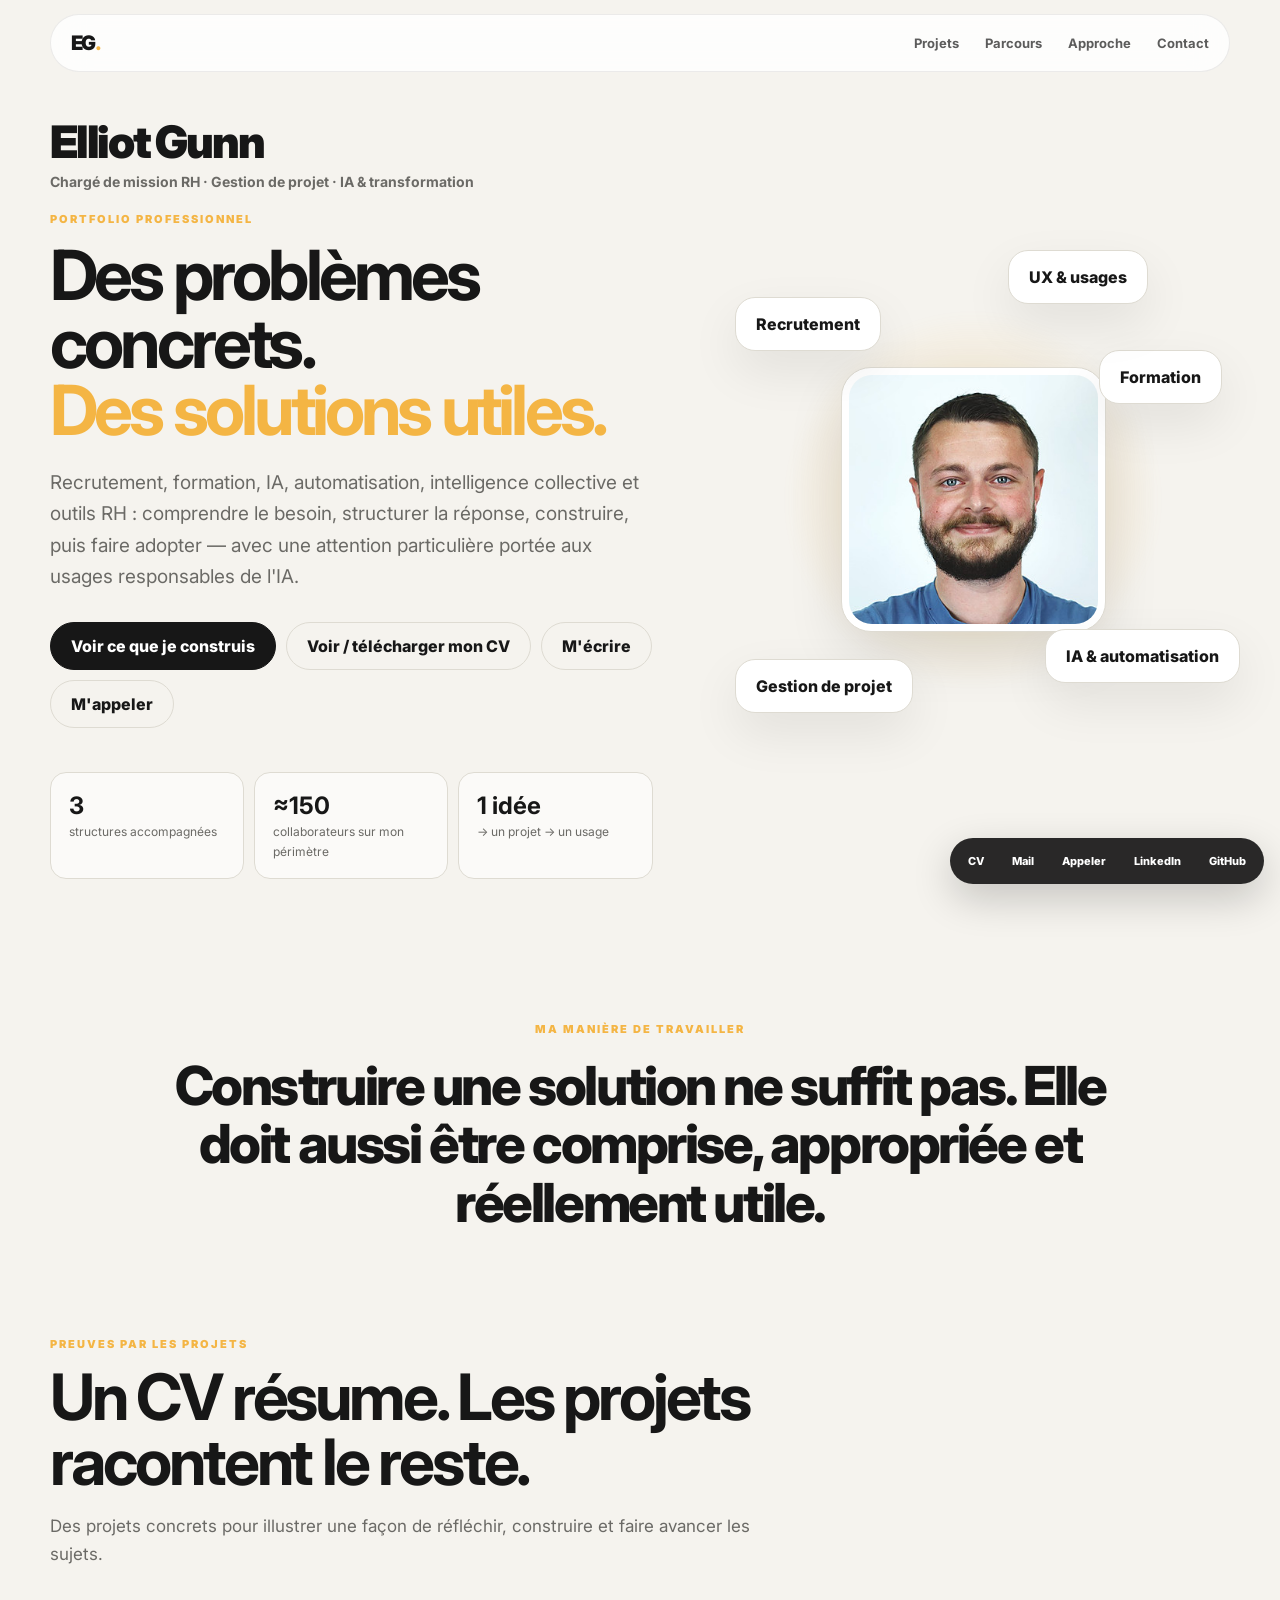
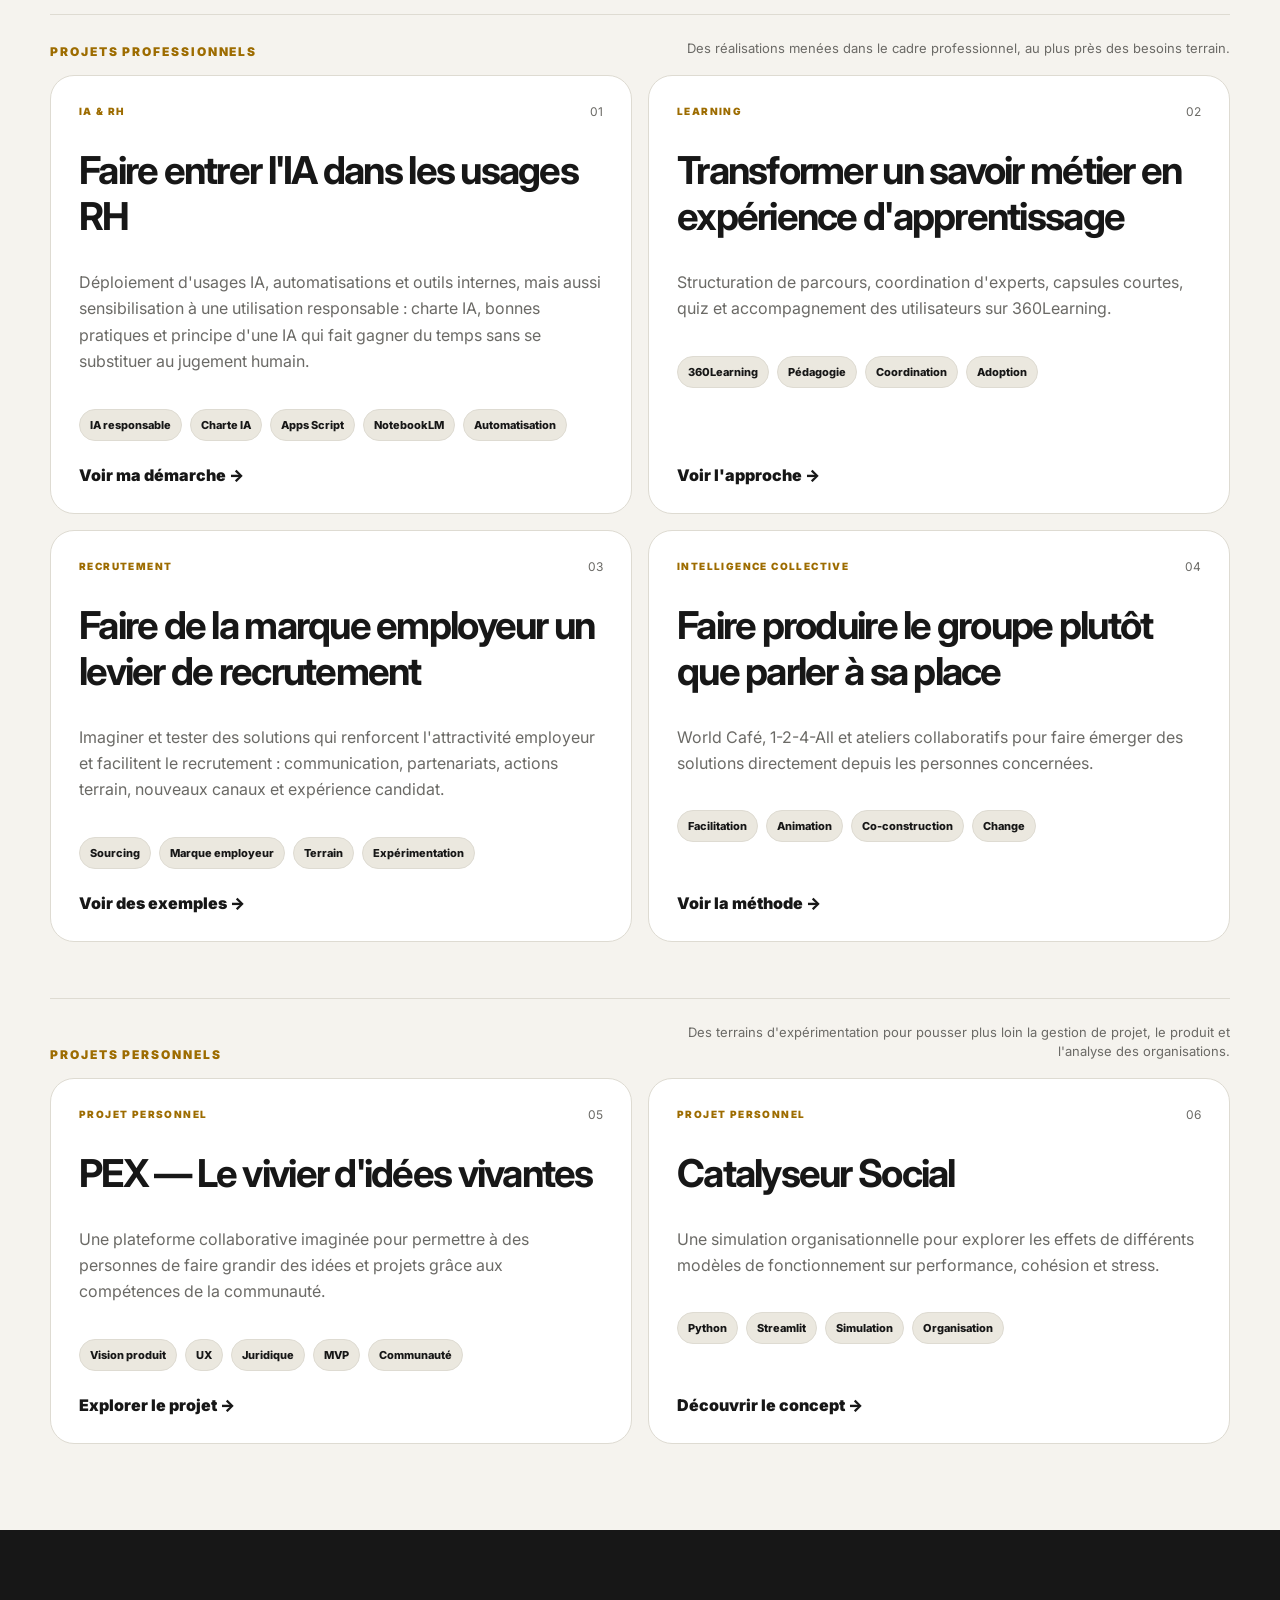
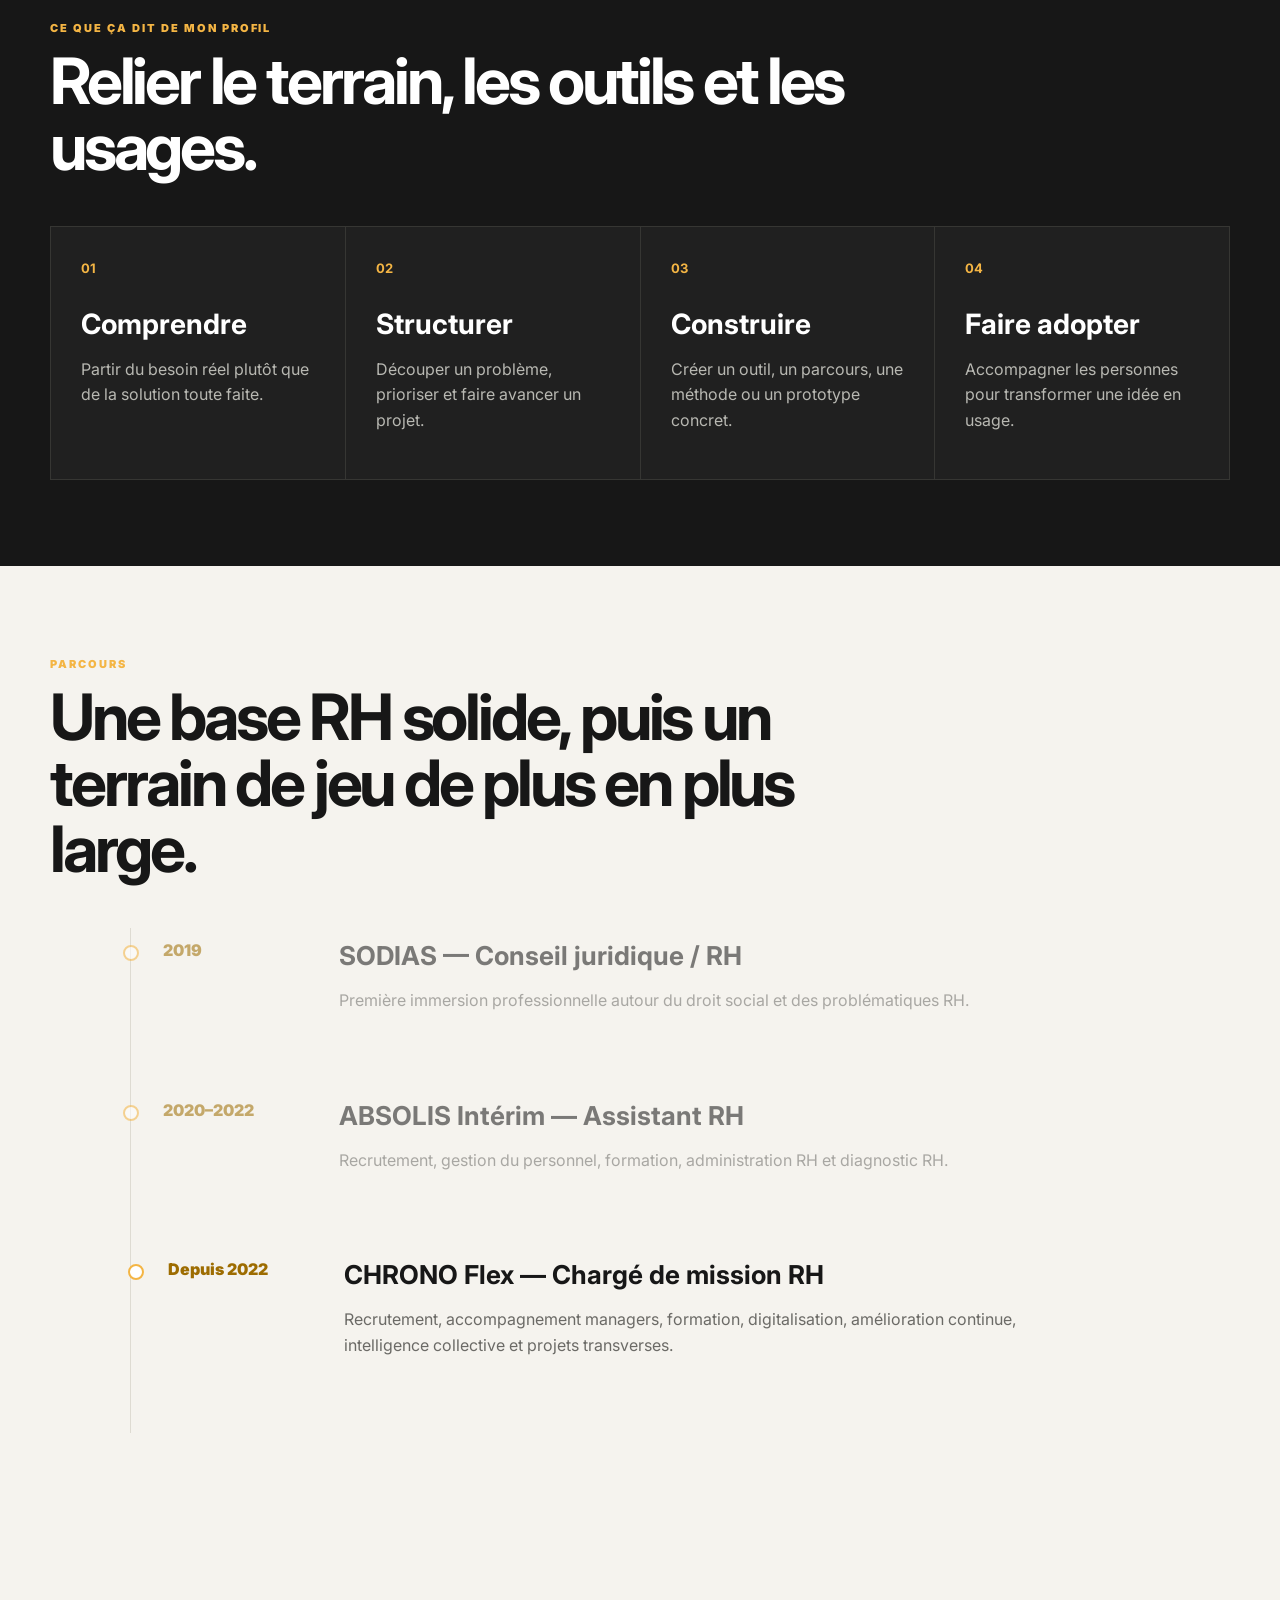
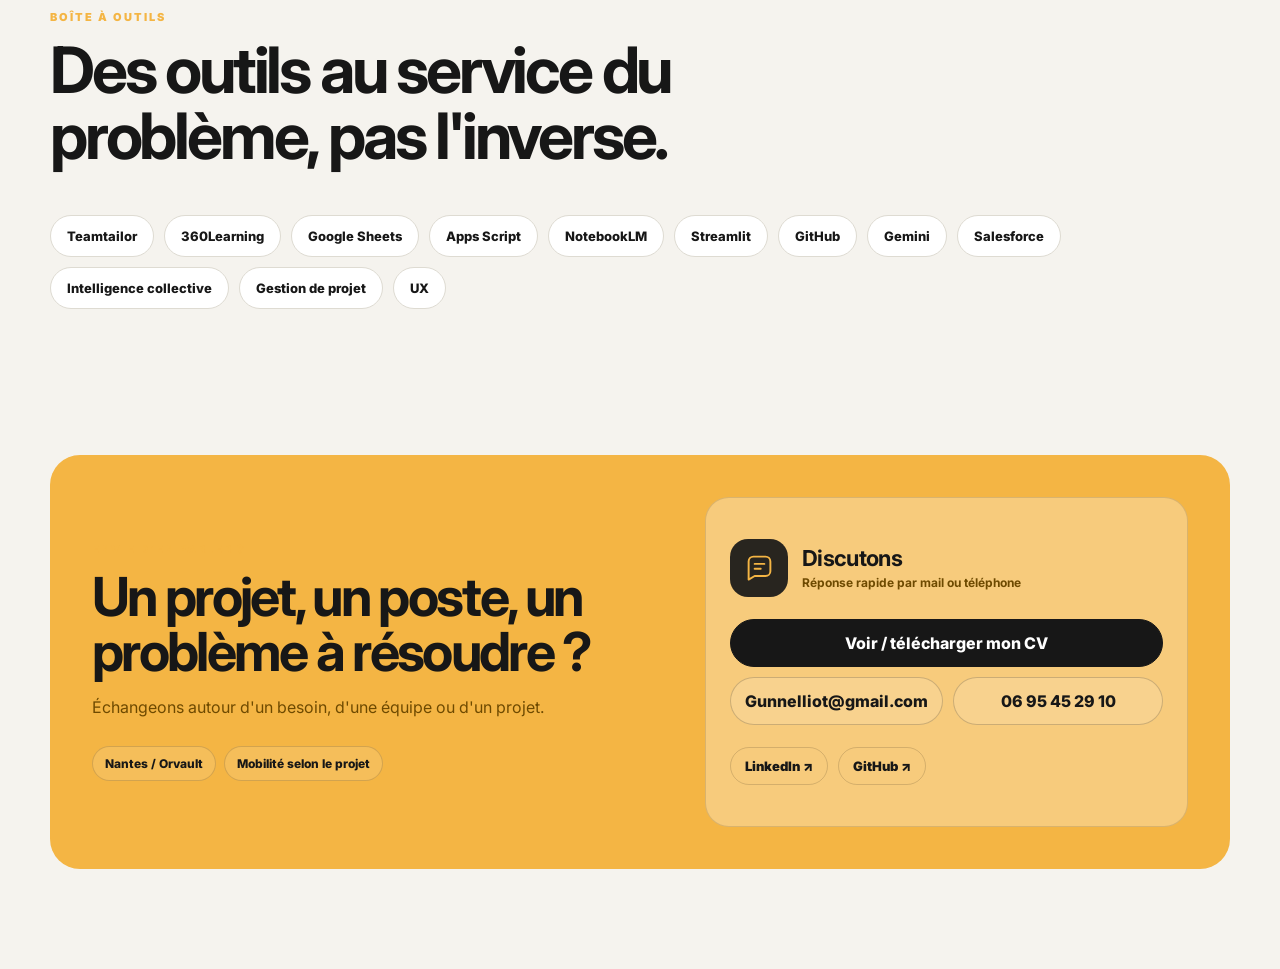
<file: index.html>
<!doctype html>
<html lang="fr">
<head>
  <meta charset="utf-8" />
  <meta name="viewport" content="width=device-width, initial-scale=1" />
  <meta name="description" content="Elliot Gunn — RH terrain, gestion de projet, intelligence artificielle et transformation des usages." />
  <meta name="theme-color" content="#171717" />
  <title>Elliot Gunn — RH × Projets × IA</title>
  <link rel="preconnect" href="https://fonts.googleapis.com">
  <link rel="preconnect" href="https://fonts.gstatic.com" crossorigin>
  <link href="https://fonts.googleapis.com/css2?family=Inter:wght@400;500;600;700;800;900&display=swap" rel="stylesheet">
  <link rel="stylesheet" href="styles.css" />
</head>
<body>
  <div class="progress-bar" id="progressBar"></div>

  <nav class="top-nav" aria-label="Navigation principale">
    <a href="#top" class="brand">EG<span>.</span></a>
    <div class="nav-links">
      <a href="#projets">Projets</a>
      <a href="#parcours">Parcours</a>
      <a href="#approche">Approche</a>
      <a href="#contact">Contact</a>
    </div>
  </nav>

  <main class="page-shell">
    <section class="hero" id="top">
      <div class="hero-copy">
        <div class="identity-block">
          <div class="identity-name">Elliot Gunn</div>
          <div class="identity-role">Chargé de mission RH · Gestion de projet · IA & transformation</div>
        </div>
        <div class="eyebrow">PORTFOLIO PROFESSIONNEL</div>
        <h1>Des problèmes concrets.<br><span>Des solutions utiles.</span></h1>
        <p class="hero-text">
          Recrutement, formation, IA, automatisation, intelligence collective et outils RH :
          comprendre le besoin, structurer la réponse, construire, puis faire adopter — avec une attention particulière portée aux usages responsables de l'IA.
        </p>

        <div class="hero-actions">
          <a class="primary" href="#projets">Voir ce que je construis</a>
          <a class="secondary" href="cv.html">Voir / télécharger mon CV</a>
          <a class="secondary" href="mailto:Gunnelliot@gmail.com">M'écrire</a>
          <a class="secondary" href="tel:+33695452910">M'appeler</a>
        </div>

        <div class="hero-proof">
          <div><strong>3</strong><span>structures accompagnées</span></div>
          <div><strong>≈150</strong><span>collaborateurs sur mon périmètre</span></div>
          <div><strong>1 idée</strong><span>→ un projet → un usage</span></div>
        </div>
      </div>

      <div class="hero-lab" aria-label="Portrait et domaines d'expertise d'Elliot Gunn">
        <div class="lab-glow"></div>
        <div class="profile-photo-frame">
          <img src="[data-uri]" alt="Portrait d'Elliot Gunn" loading="eager" decoding="async" />
        </div>
        <div class="lab-card lab-a">Recrutement</div>
        <div class="lab-card lab-b">Formation</div>
        <div class="lab-card lab-c">IA & automatisation</div>
        <div class="lab-card lab-d">Gestion de projet</div>
        <div class="lab-card lab-e">UX & usages</div>
      </div>
    </section>

    <section class="manifesto" id="approche">
      <span>MA MANIÈRE DE TRAVAILLER</span>
      <blockquote>
        Construire une solution ne suffit pas.
        Elle doit aussi être comprise, appropriée et réellement utile.
      </blockquote>
    </section>

    <section class="section projects-section" id="projets">
      <div class="section-heading">
        <span>PREUVES PAR LES PROJETS</span>
        <h2>Un CV résume. Les projets racontent le reste.</h2>
        <p>Des projets concrets pour illustrer une façon de réfléchir, construire et faire avancer les sujets.</p>
      </div>

      <div class="project-subheading">
        <span>PROJETS PROFESSIONNELS</span>
        <p>Des réalisations menées dans le cadre professionnel, au plus près des besoins terrain.</p>
      </div>
      <div class="project-grid">
        <article class="project-card" data-project="ia" tabindex="0">
          <div class="project-topline">
            <span class="project-tag">IA & RH</span>
            <span class="project-index">01</span>
          </div>
          <h3>Faire entrer l'IA dans les usages RH</h3>
          <p>
            Déploiement d'usages IA, automatisations et outils internes, mais aussi sensibilisation
            à une utilisation responsable : charte IA, bonnes pratiques et principe d'une IA qui
            fait gagner du temps sans se substituer au jugement humain.
          </p>
          <div class="project-skills">
            <span>IA responsable</span><span>Charte IA</span><span>Apps Script</span><span>NotebookLM</span><span>Automatisation</span>
          </div>
          <button class="project-open" type="button">Voir ma démarche →</button>
        </article>

        <article class="project-card" data-project="formation" tabindex="0">
          <div class="project-topline">
            <span class="project-tag">LEARNING</span>
            <span class="project-index">02</span>
          </div>
          <h3>Transformer un savoir métier en expérience d'apprentissage</h3>
          <p>
            Structuration de parcours, coordination d'experts, capsules courtes,
            quiz et accompagnement des utilisateurs sur 360Learning.
          </p>
          <div class="project-skills">
            <span>360Learning</span><span>Pédagogie</span><span>Coordination</span><span>Adoption</span>
          </div>
          <button class="project-open" type="button">Voir l'approche →</button>
        </article>

        <article class="project-card" data-project="recrutement" tabindex="0">
          <div class="project-topline">
            <span class="project-tag">RECRUTEMENT</span>
            <span class="project-index">03</span>
          </div>
          <h3>Faire de la marque employeur un levier de recrutement</h3>
          <p>
            Imaginer et tester des solutions qui renforcent l'attractivité employeur
            et facilitent le recrutement : communication, partenariats, actions terrain,
            nouveaux canaux et expérience candidat.
          </p>
          <div class="project-skills">
            <span>Sourcing</span><span>Marque employeur</span><span>Terrain</span><span>Expérimentation</span>
          </div>
          <button class="project-open" type="button">Voir des exemples →</button>
        </article>

        <article class="project-card" data-project="collectif" tabindex="0">
          <div class="project-topline">
            <span class="project-tag">INTELLIGENCE COLLECTIVE</span>
            <span class="project-index">04</span>
          </div>
          <h3>Faire produire le groupe plutôt que parler à sa place</h3>
          <p>
            World Café, 1-2-4-All et ateliers collaboratifs pour faire émerger
            des solutions directement depuis les personnes concernées.
          </p>
          <div class="project-skills">
            <span>Facilitation</span><span>Animation</span><span>Co-construction</span><span>Change</span>
          </div>
          <button class="project-open" type="button">Voir la méthode →</button>
        </article>
      </div>

      <div class="project-subheading personal">
        <span>PROJETS PERSONNELS</span>
        <p>Des terrains d'expérimentation pour pousser plus loin la gestion de projet, le produit et l'analyse des organisations.</p>
      </div>
      <div class="project-grid personal-grid">
        <article class="project-card" data-project="pex" tabindex="0">
          <div class="project-topline">
            <span class="project-tag">PROJET PERSONNEL</span>
            <span class="project-index">05</span>
          </div>
          <h3>PEX — Le vivier d'idées vivantes</h3>
          <p>
            Une plateforme collaborative imaginée pour permettre à des personnes de faire grandir
            des idées et projets grâce aux compétences de la communauté.
          </p>
          <div class="project-skills">
            <span>Vision produit</span><span>UX</span><span>Juridique</span><span>MVP</span><span>Communauté</span>
          </div>
          <button class="project-open" type="button">Explorer le projet →</button>
        </article>

        <article class="project-card" data-project="catalyseur" tabindex="0">
          <div class="project-topline">
            <span class="project-tag">PROJET PERSONNEL</span>
            <span class="project-index">06</span>
          </div>
          <h3>Catalyseur Social</h3>
          <p>
            Une simulation organisationnelle pour explorer les effets de différents modèles
            de fonctionnement sur performance, cohésion et stress.
          </p>
          <div class="project-skills">
            <span>Python</span><span>Streamlit</span><span>Simulation</span><span>Organisation</span>
          </div>
          <button class="project-open" type="button">Découvrir le concept →</button>
        </article>
      </div>    </section>

    <section class="section numbers-section">
      <div class="section-heading light">
        <span>CE QUE ÇA DIT DE MON PROFIL</span>
        <h2>Relier le terrain, les outils et les usages.</h2>
      </div>
      <div class="strength-grid">
        <div><strong>01</strong><h3>Comprendre</h3><p>Partir du besoin réel plutôt que de la solution toute faite.</p></div>
        <div><strong>02</strong><h3>Structurer</h3><p>Découper un problème, prioriser et faire avancer un projet.</p></div>
        <div><strong>03</strong><h3>Construire</h3><p>Créer un outil, un parcours, une méthode ou un prototype concret.</p></div>
        <div><strong>04</strong><h3>Faire adopter</h3><p>Accompagner les personnes pour transformer une idée en usage.</p></div>
      </div>
    </section>

    <section class="section" id="parcours">
      <div class="section-heading">
        <span>PARCOURS</span>
        <h2>Une base RH solide, puis un terrain de jeu de plus en plus large.</h2>
      </div>

      <div class="timeline">
        <article class="timeline-item">
          <div class="timeline-year">2019</div>
          <div class="timeline-content">
            <h3>SODIAS — Conseil juridique / RH</h3>
            <p>Première immersion professionnelle autour du droit social et des problématiques RH.</p>
          </div>
        </article>
        <article class="timeline-item">
          <div class="timeline-year">2020–2022</div>
          <div class="timeline-content">
            <h3>ABSOLIS Intérim — Assistant RH</h3>
            <p>Recrutement, gestion du personnel, formation, administration RH et diagnostic RH.</p>
          </div>
        </article>
        <article class="timeline-item active">
          <div class="timeline-year">Depuis 2022</div>
          <div class="timeline-content">
            <h3>CHRONO Flex — Chargé de mission RH</h3>
            <p>
              Recrutement, accompagnement managers, formation, digitalisation,
              amélioration continue, intelligence collective et projets transverses.
            </p>
          </div>
        </article>
      </div>
    </section>

    <section class="section toolkit">
      <div class="section-heading">
        <span>BOÎTE À OUTILS</span>
        <h2>Des outils au service du problème, pas l'inverse.</h2>
      </div>
      <div class="skill-cloud">
        <span>Teamtailor</span><span>360Learning</span><span>Google Sheets</span>
        <span>Apps Script</span><span>NotebookLM</span><span>Streamlit</span>
        <span>GitHub</span><span>Gemini</span><span>Salesforce</span>
        <span>Intelligence collective</span><span>Gestion de projet</span><span>UX</span>
      </div>
    </section>

    <section class="cta-section" id="contact">
      <div class="cta-copy">
        <span>ENVIE D'EN PARLER ?</span>
        <h2>Un projet, un poste, un problème à résoudre ?</h2>
        <p>Échangeons autour d'un besoin, d'une équipe ou d'un projet.</p>
        <div class="cta-chips">
          <span>Nantes / Orvault</span>
          <span>Mobilité selon le projet</span>
        </div>
      </div>

      <div class="cta-panel">
        <div class="cta-panel-head">
          <div class="cta-icon-small" aria-hidden="true">
            <svg viewBox="0 0 24 24" fill="none" stroke="currentColor" stroke-width="1.6" stroke-linecap="round" stroke-linejoin="round">
              <path d="M21 15a4 4 0 0 1-4 4H8l-5 3V7a4 4 0 0 1 4-4h10a4 4 0 0 1 4 4z"/>
              <path d="M8 9h8"/>
              <path d="M8 13h5"/>
            </svg>
          </div>
          <div>
            <strong>Discutons</strong>
            <span>Réponse rapide par mail ou téléphone</span>
          </div>
        </div>

        <div class="cta-actions">
          <a class="primary link-button" href="cv.html">Voir / télécharger mon CV</a>
          <a class="secondary link-button" href="mailto:Gunnelliot@gmail.com">Gunnelliot@gmail.com</a>
          <a class="secondary link-button" href="tel:+33695452910">06 95 45 29 10</a>
        </div>

        <div class="cta-socials">
          <a href="https://www.linkedin.com/in/elliot-gunn-80b389174/" target="_blank" rel="noopener noreferrer">LinkedIn ↗</a>
          <a href="https://github.com/TamoOto" target="_blank" rel="noopener noreferrer">GitHub ↗</a>
        </div>
      </div>
    </section>
  </main>

  <aside class="contact-dock" aria-label="Contacts rapides">
    <a href="cv.html" aria-label="Voir ou télécharger le CV">CV</a>
    <a href="mailto:Gunnelliot@gmail.com" aria-label="Envoyer un email">Mail</a>
    <a href="tel:+33695452910" aria-label="Appeler Elliot">Appeler</a>
    <a href="https://www.linkedin.com/in/elliot-gunn-80b389174/" target="_blank" rel="noopener noreferrer" aria-label="Voir le profil LinkedIn">LinkedIn</a>
    <a href="https://github.com/TamoOto" target="_blank" rel="noopener noreferrer" aria-label="Voir le GitHub">GitHub</a>
  </aside>

  <div class="project-modal" id="projectModal" aria-hidden="true">
    <div class="modal-backdrop" data-close-modal></div>
    <section class="modal-panel" role="dialog" aria-modal="true" aria-labelledby="modalTitle">
      <button class="modal-close" type="button" data-close-modal aria-label="Fermer">×</button>
      <span class="modal-kicker" id="modalKicker"></span>
      <h2 id="modalTitle"></h2>
      <p class="modal-lead" id="modalLead"></p>
      <div class="modal-columns">
        <div><h3>Le point de départ</h3><p id="modalProblem"></p></div>
        <div><h3>Ce que j'ai construit</h3><p id="modalBuild"></p></div>
      </div>
      <div class="modal-proof">
        <h3>Ce que ce projet démontre</h3>
        <div class="project-skills" id="modalSkills"></div>
      </div>
    </section>
  </div>

  <script src="tracking.js"></script>
  <script src="script.js"></script>
</body>
</html>
</file>
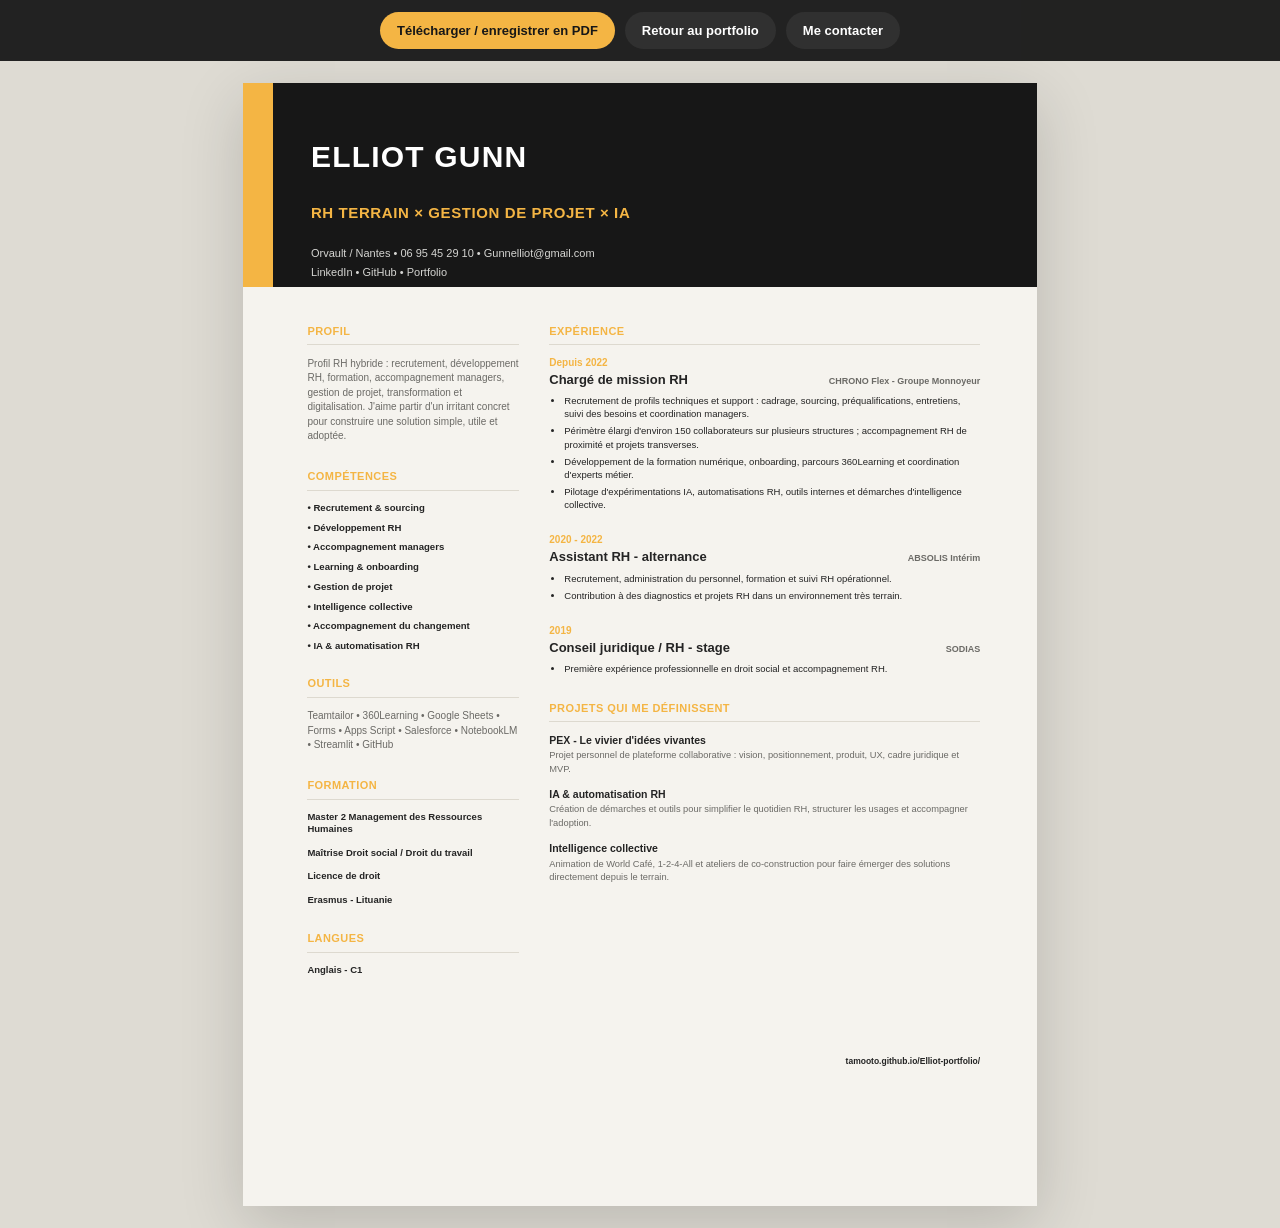
<file: cv.html>
<!doctype html>
<html lang="fr">
<head>
  <meta charset="utf-8">
  <meta name="viewport" content="width=device-width,initial-scale=1">
  <meta name="description" content="CV d'Elliot Gunn - Ressources humaines, gestion de projet et IA.">
  <title>CV - Elliot Gunn</title>
  <style>
    :root{--bg:#f5f3ee;--paper:#fff;--text:#242424;--muted:#6b6a66;--accent:#f4b544;--dark:#171717;--line:#ddd9cf}
    *{box-sizing:border-box}
    body{margin:0;background:#dedbd3;color:var(--text);font-family:Inter,Arial,sans-serif}
    .toolbar{position:sticky;top:0;z-index:10;display:flex;justify-content:center;gap:10px;padding:12px;background:rgba(23,23,23,.94)}
    .toolbar a,.toolbar button{border:0;border-radius:999px;padding:11px 17px;font:700 13px Arial,sans-serif;cursor:pointer;text-decoration:none}
    .toolbar .primary{background:var(--accent);color:var(--dark)}
    .toolbar .secondary{background:#303030;color:#fff}
    .cv{width:210mm;min-height:297mm;margin:22px auto;background:var(--bg);box-shadow:0 18px 60px rgba(0,0,0,.16)}
    .header{height:54mm;background:var(--dark);color:#fff;border-left:8mm solid var(--accent);padding:15mm 10mm}
    .header h1{font-size:30px;letter-spacing:.04em;margin:0 0 8mm}
    .header .role{color:var(--accent);font-weight:800;font-size:15px;letter-spacing:.04em}
    .header .contact{margin-top:6mm;color:#d5d5d2;font-size:11px;line-height:1.8}
    .header a{color:inherit;text-decoration:none}
    .content{display:grid;grid-template-columns:56mm 1fr;gap:8mm;padding:10mm 15mm 14mm 17mm}
    .section{margin-bottom:7mm}
    .section-title{font-size:11px;font-weight:900;color:var(--accent);letter-spacing:.04em;border-bottom:1px solid var(--line);padding-bottom:2mm;margin-bottom:3mm}
    .section p{font-size:10px;line-height:1.45;color:var(--muted);margin:0}
    .list{display:grid;gap:2.3mm}
    .list div{font-size:9.6px;font-weight:700}
    .edu{font-size:9.5px;font-weight:700;line-height:1.28;margin-bottom:3mm}
    .job{margin-bottom:6mm}
    .job-date{font-size:10px;font-weight:900;color:var(--accent);margin-bottom:1mm}
    .job-head{display:flex;justify-content:space-between;gap:8px;align-items:baseline;margin-bottom:2mm}
    .job-head strong{font-size:13px}
    .job-head span{font-size:9px;color:var(--muted);font-weight:800;text-align:right}
    .job ul{margin:0;padding-left:15px}
    .job li{font-size:9.5px;line-height:1.4;margin-bottom:1mm}
    .project{margin-bottom:3mm}
    .project strong{display:block;font-size:10.5px;margin-bottom:1mm}
    .project p{font-size:9.3px}
    .footer{text-align:right;padding:0 15mm 8mm;font-size:8.5px;font-weight:800}
    @media(max-width:850px){.cv{width:100%;min-height:auto;margin:0}.content{grid-template-columns:1fr}.toolbar{position:relative}.header{height:auto}.job-head{display:block}.job-head span{display:block;text-align:left;margin-top:1mm}}
    @media print{
      @page{size:A4;margin:0}
      body{background:#fff}
      .toolbar{display:none}
      .cv{margin:0;box-shadow:none;width:210mm;min-height:297mm}
    }
  </style>
</head>
<body>
  <div class="toolbar">
    <button class="primary" onclick="window.print()">Télécharger / enregistrer en PDF</button>
    <a class="secondary" href="index.html">Retour au portfolio</a>
    <a class="secondary" href="mailto:Gunnelliot@gmail.com">Me contacter</a>
  </div>

  <main class="cv">
    <header class="header">
      <h1>ELLIOT GUNN</h1>
      <div class="role">RH TERRAIN × GESTION DE PROJET × IA</div>
      <div class="contact">
        Orvault / Nantes • <a href="tel:+33695452910">06 95 45 29 10</a> •
        <a href="mailto:Gunnelliot@gmail.com">Gunnelliot@gmail.com</a><br>
        <a href="https://www.linkedin.com/in/elliot-gunn-80b389174/" target="_blank">LinkedIn</a> •
        <a href="https://github.com/TamoOto" target="_blank">GitHub</a> •
        <a href="index.html">Portfolio</a>
      </div>
    </header>

    <div class="content">
      <aside>
        <section class="section">
          <div class="section-title">PROFIL</div>
          <p>Profil RH hybride : recrutement, développement RH, formation, accompagnement managers, gestion de projet, transformation et digitalisation. J'aime partir d'un irritant concret pour construire une solution simple, utile et adoptée.</p>
        </section>

        <section class="section">
          <div class="section-title">COMPÉTENCES</div>
          <div class="list">
            <div>• Recrutement & sourcing</div>
            <div>• Développement RH</div>
            <div>• Accompagnement managers</div>
            <div>• Learning & onboarding</div>
            <div>• Gestion de projet</div>
            <div>• Intelligence collective</div>
            <div>• Accompagnement du changement</div>
            <div>• IA & automatisation RH</div>
          </div>
        </section>

        <section class="section">
          <div class="section-title">OUTILS</div>
          <p>Teamtailor • 360Learning • Google Sheets • Forms • Apps Script • Salesforce • NotebookLM • Streamlit • GitHub</p>
        </section>

        <section class="section">
          <div class="section-title">FORMATION</div>
          <div class="edu">Master 2 Management des Ressources Humaines</div>
          <div class="edu">Maîtrise Droit social / Droit du travail</div>
          <div class="edu">Licence de droit</div>
          <div class="edu">Erasmus - Lituanie</div>
        </section>

        <section class="section">
          <div class="section-title">LANGUES</div>
          <div class="edu">Anglais - C1</div>
        </section>
      </aside>

      <div>
        <section class="section">
          <div class="section-title">EXPÉRIENCE</div>

          <article class="job">
            <div class="job-date">Depuis 2022</div>
            <div class="job-head"><strong>Chargé de mission RH</strong><span>CHRONO Flex - Groupe Monnoyeur</span></div>
            <ul>
              <li>Recrutement de profils techniques et support : cadrage, sourcing, préqualifications, entretiens, suivi des besoins et coordination managers.</li>
              <li>Périmètre élargi d'environ 150 collaborateurs sur plusieurs structures ; accompagnement RH de proximité et projets transverses.</li>
              <li>Développement de la formation numérique, onboarding, parcours 360Learning et coordination d'experts métier.</li>
              <li>Pilotage d'expérimentations IA, automatisations RH, outils internes et démarches d'intelligence collective.</li>
            </ul>
          </article>

          <article class="job">
            <div class="job-date">2020 - 2022</div>
            <div class="job-head"><strong>Assistant RH - alternance</strong><span>ABSOLIS Intérim</span></div>
            <ul>
              <li>Recrutement, administration du personnel, formation et suivi RH opérationnel.</li>
              <li>Contribution à des diagnostics et projets RH dans un environnement très terrain.</li>
            </ul>
          </article>

          <article class="job">
            <div class="job-date">2019</div>
            <div class="job-head"><strong>Conseil juridique / RH - stage</strong><span>SODIAS</span></div>
            <ul><li>Première expérience professionnelle en droit social et accompagnement RH.</li></ul>
          </article>
        </section>

        <section class="section">
          <div class="section-title">PROJETS QUI ME DÉFINISSENT</div>
          <div class="project"><strong>PEX - Le vivier d'idées vivantes</strong><p>Projet personnel de plateforme collaborative : vision, positionnement, produit, UX, cadre juridique et MVP.</p></div>
          <div class="project"><strong>IA & automatisation RH</strong><p>Création de démarches et outils pour simplifier le quotidien RH, structurer les usages et accompagner l'adoption.</p></div>
          <div class="project"><strong>Intelligence collective</strong><p>Animation de World Café, 1-2-4-All et ateliers de co-construction pour faire émerger des solutions directement depuis le terrain.</p></div>
        </section>
      </div>
    </div>

    <div class="footer">tamooto.github.io/Elliot-portfolio/</div>
  </main>
  <script src="tracking.js"></script>
</body>
</html>
</file>
<file: styles.css>
:root{
  --bg:#f5f3ee;
  --paper:#fff;
  --text:#171717;
  --muted:#6b6a66;
  --accent:#f4b544;
  --dark:#171717;
  --line:#dedbd2;
  --soft:#ebe8df;
}
*{box-sizing:border-box}
html{scroll-behavior:smooth}
body{margin:0;font-family:Inter,system-ui,sans-serif;background:var(--bg);color:var(--text)}
body.modal-open{overflow:hidden}
a{color:inherit;text-decoration:none}
button,a{font:inherit}
button{color:inherit}
.progress-bar{position:fixed;top:0;left:0;height:3px;width:0;background:var(--accent);z-index:1000}
.top-nav{position:fixed;top:14px;left:50%;transform:translateX(-50%);width:min(1180px,calc(100% - 32px));height:58px;background:rgba(255,255,255,.82);backdrop-filter:blur(18px);border:1px solid rgba(23,23,23,.08);border-radius:999px;display:flex;align-items:center;justify-content:space-between;padding:0 20px;z-index:100}
.brand{font-size:20px;font-weight:900;letter-spacing:-.06em}.brand span{color:var(--accent)}
.nav-links{display:flex;gap:26px;font-size:13px;font-weight:700}.nav-links a{opacity:.7}.nav-links a:hover{opacity:1}
.page-shell{width:min(1180px,calc(100% - 32px));margin:0 auto}
.hero{min-height:100vh;display:grid;grid-template-columns:1.08fr .92fr;gap:64px;align-items:center;padding:120px 0 70px}
.eyebrow,.section-heading>span,.manifesto>span,.cta-section>div>span,.modal-kicker{font-size:11px;letter-spacing:.18em;font-weight:900;color:var(--accent)}
.identity-block{margin-bottom:22px}.identity-name{font-size:clamp(30px,3.5vw,48px);font-weight:900;letter-spacing:-.05em;line-height:1}.identity-role{margin-top:8px;font-size:14px;font-weight:700;color:var(--muted)}.hero h1{font-size:clamp(42px,5.4vw,72px);line-height:.98;letter-spacing:-.055em;margin:16px 0 22px;max-width:760px}.hero h1 span{color:var(--accent)}
.hero-text{font-size:19px;line-height:1.65;color:var(--muted);max-width:730px}
.hero-actions,.cta-actions{display:flex;flex-wrap:wrap;gap:10px;margin-top:30px}
.primary,.secondary{display:inline-flex;align-items:center;justify-content:center;min-height:48px;border-radius:999px;padding:0 20px;font-weight:800;border:1px solid var(--line);transition:.2s ease}
.primary{background:var(--dark);color:#fff;border-color:var(--dark)}.secondary{background:transparent}
.primary:hover,.secondary:hover{transform:translateY(-2px)}
.hero-proof{display:grid;grid-template-columns:repeat(3,1fr);gap:10px;margin-top:44px}.hero-proof>div{padding:18px;background:rgba(255,255,255,.62);border:1px solid var(--line);border-radius:16px}.hero-proof strong{display:block;font-size:24px}.hero-proof span{font-size:12px;color:var(--muted)}
.hero-lab{height:590px;position:relative;display:grid;place-items:center}
.lab-glow{position:absolute;width:390px;height:390px;border-radius:50%;background:radial-gradient(circle,rgba(244,181,68,.34),rgba(244,181,68,0) 68%);filter:blur(4px)}
.profile-photo-frame{position:relative;width:265px;height:265px;border-radius:30px;padding:7px;background:#fff;border:1px solid var(--line);box-shadow:0 22px 55px rgba(0,0,0,.11);z-index:2;overflow:hidden}.profile-photo-frame img{width:100%;height:100%;object-fit:cover;object-position:center 34%;border-radius:23px;display:block}.profile-photo-placeholder{width:100%;height:100%;border-radius:27px;background:linear-gradient(145deg,#242424,#343432);display:flex;flex-direction:column;align-items:center;justify-content:center;color:#fff}.profile-photo-placeholder strong{font-size:92px;letter-spacing:-.08em;color:var(--accent)}.profile-photo-placeholder span{margin-top:10px;font-size:11px;letter-spacing:.12em;text-transform:uppercase;color:#c8c8c4}.lab-card{position:absolute;background:#fff;border:1px solid var(--line);border-radius:20px;padding:16px 20px;font-weight:800;box-shadow:0 20px 50px rgba(0,0,0,.08);transition:transform .25s ease;z-index:3}
.lab-a{top:92px;left:18px}.lab-b{top:145px;right:8px}.lab-c{bottom:112px;right:-10px}.lab-d{bottom:82px;left:18px}.lab-e{top:45px;right:82px}
.hero-lab:hover .lab-a{transform:translate(-8px,-6px) rotate(-2deg)}.hero-lab:hover .lab-b{transform:translate(8px,-8px) rotate(2deg)}.hero-lab:hover .lab-c{transform:translate(8px,8px)}.hero-lab:hover .lab-d{transform:translate(-8px,8px)}.hero-lab:hover .lab-e{transform:translateY(-9px)}
.manifesto{padding:68px 0 42px;text-align:center}.manifesto blockquote{font-size:clamp(32px,4.2vw,56px);line-height:1.08;letter-spacing:-.045em;font-weight:800;max-width:1000px;margin:20px auto 0}
.section{padding:86px 0}.projects-section{padding-top:58px}.section-heading{max-width:850px;margin-bottom:46px}.section-heading h2{font-size:clamp(38px,5vw,68px);line-height:1.03;letter-spacing:-.05em;margin:12px 0 16px}.section-heading p{font-size:17px;color:var(--muted);line-height:1.65;max-width:700px}
.project-subheading{display:flex;align-items:end;justify-content:space-between;gap:24px;margin:34px 0 16px;padding-top:24px;border-top:1px solid var(--line)}.project-subheading:first-of-type{margin-top:0;padding-top:0;border-top:0}.project-subheading span{font-size:12px;letter-spacing:.16em;font-weight:900;color:#9d6c00}.project-subheading p{margin:0;max-width:560px;text-align:right;color:var(--muted);font-size:13px;line-height:1.5}.project-subheading.personal{margin-top:56px}.project-grid{display:grid;grid-template-columns:repeat(2,1fr);gap:16px}.project-card{position:relative;background:#fff;border:1px solid var(--line);border-radius:24px;padding:28px;min-height:330px;display:flex;flex-direction:column;cursor:pointer;transition:.25s ease;overflow:hidden}.project-card:before{content:"";position:absolute;inset:auto -35% -65% -35%;height:230px;border-radius:50%;background:var(--accent);opacity:0;transition:.35s ease}.project-card:hover{transform:translateY(-5px);box-shadow:0 24px 60px rgba(0,0,0,.08)}.project-card:hover:before{opacity:.08}.project-card.featured{grid-column:span 2;background:var(--dark);color:#fff;min-height:390px}.featured .project-tag{color:var(--accent)}.featured p{color:#c7c7c4!important}.featured .project-skills span{background:#292929;border-color:#41413e}
.project-topline{display:flex;justify-content:space-between;align-items:center}.project-tag{font-size:10px;letter-spacing:.14em;font-weight:900;color:#9d6c00}.project-index{font-size:12px;color:var(--muted)}.project-card h3{font-size:clamp(27px,3vw,42px);letter-spacing:-.045em;margin:28px 0 14px;max-width:800px}.project-card p{color:var(--muted);line-height:1.65;max-width:820px}.project-skills{display:flex;gap:8px;flex-wrap:wrap;margin-top:18px}.project-skills span{font-size:11px;font-weight:800;background:var(--soft);border:1px solid var(--line);padding:8px 10px;border-radius:999px}.project-open{position:relative;z-index:1;margin-top:auto;padding:24px 0 0;background:transparent;border:0;text-align:left;font-weight:900;cursor:pointer}
.numbers-section{width:100vw;margin-left:calc(50% - 50vw);padding-left:max(16px,calc((100vw - 1180px)/2));padding-right:max(16px,calc((100vw - 1180px)/2));background:var(--dark);color:#fff}.section-heading.light h2{color:#fff}.strength-grid{display:grid;grid-template-columns:repeat(4,1fr);gap:1px;background:#363633;border:1px solid #363633}.strength-grid>div{background:#202020;padding:30px;min-height:240px}.strength-grid strong{color:var(--accent);font-size:13px}.strength-grid h3{font-size:28px;margin:30px 0 12px}.strength-grid p{color:#b8b8b2;line-height:1.6}
.timeline{border-left:1px solid var(--line);margin-left:80px}.timeline-item{position:relative;display:grid;grid-template-columns:150px 1fr;gap:26px;padding:12px 0 58px 32px;opacity:.55;transition:.2s ease}.timeline-item:before{content:"";position:absolute;left:-8px;top:17px;width:12px;height:12px;border-radius:50%;background:#fff;border:2px solid var(--accent)}.timeline-item:hover,.timeline-item.active{opacity:1;transform:translateX(5px)}.timeline-year{font-weight:900;color:#9d6c00}.timeline-content h3{font-size:26px;margin:0 0 10px}.timeline-content p{max-width:720px;line-height:1.65;color:var(--muted)}
.skill-cloud{display:flex;flex-wrap:wrap;gap:10px}.skill-cloud span{background:#fff;border:1px solid var(--line);border-radius:999px;padding:12px 16px;font-size:13px;font-weight:800}
.cta-section{margin:60px 0 100px;background:var(--accent);border-radius:30px;padding:42px;display:grid;grid-template-columns:minmax(0,1.08fr) minmax(360px,.92fr);gap:46px;align-items:stretch;overflow:hidden}.cta-copy{display:flex;flex-direction:column;justify-content:center;min-height:330px}.cta-copy>span{font-size:11px;letter-spacing:.18em;font-weight:900;color:#9d6c00}.cta-section h2{font-size:clamp(38px,4.2vw,58px);line-height:1.02;letter-spacing:-.05em;margin:14px 0 16px;max-width:640px}.cta-section p{margin:0;color:#6e4a00;font-size:16px;line-height:1.55;max-width:520px}.cta-chips{display:flex;flex-wrap:wrap;gap:8px;margin-top:26px}.cta-chips span{font-size:12px;font-weight:800;padding:9px 12px;border:1px solid rgba(0,0,0,.14);border-radius:999px;background:rgba(255,255,255,.12)}.cta-panel{background:rgba(255,255,255,.30);border:1px solid rgba(0,0,0,.12);border-radius:24px;padding:24px;display:flex;flex-direction:column;justify-content:center;gap:22px;min-height:330px}.cta-panel-head{display:flex;align-items:center;gap:14px}.cta-icon-small{width:58px;height:58px;border-radius:18px;background:rgba(23,23,23,.92);color:var(--accent);display:grid;place-items:center;flex:0 0 auto}.cta-icon-small svg{width:29px;height:29px}.cta-panel-head strong{display:block;font-size:22px;letter-spacing:-.03em}.cta-panel-head span{display:block;margin-top:4px;font-size:12px;color:#6e4a00;font-weight:700}.cta-actions{display:grid;grid-template-columns:1fr 1fr;gap:10px;margin-top:0}.cta-actions .link-button{width:100%;min-height:48px;padding:0 14px}.cta-actions .primary{grid-column:1/-1}.cta-section .secondary{border-color:rgba(0,0,0,.18);background:rgba(255,255,255,.14)}.cta-socials{display:flex;gap:10px}.cta-socials a{font-size:13px;font-weight:900;padding:10px 14px;border-radius:999px;border:1px solid rgba(0,0,0,.14);transition:.2s ease}.cta-socials a:hover{transform:translateY(-2px);background:rgba(255,255,255,.18)}
.contact-dock{position:fixed;right:16px;bottom:16px;display:flex;gap:6px;background:rgba(23,23,23,.92);padding:7px;border-radius:999px;z-index:90;box-shadow:0 14px 40px rgba(0,0,0,.2)}.contact-dock a{color:#fff;font-size:11px;font-weight:800;padding:9px 11px;border-radius:999px}.contact-dock a:hover{background:#333}
.project-modal{position:fixed;inset:0;z-index:500;display:none}.project-modal.open{display:block}.modal-backdrop{position:absolute;inset:0;background:rgba(0,0,0,.6);backdrop-filter:blur(5px)}.modal-panel{position:absolute;right:0;top:0;height:100%;width:min(680px,92vw);background:var(--bg);padding:70px 42px;overflow:auto;box-shadow:-20px 0 80px rgba(0,0,0,.18);animation:slideIn .28s ease}@keyframes slideIn{from{transform:translateX(40px);opacity:0}to{transform:none;opacity:1}}.modal-close{position:absolute;right:24px;top:20px;border:1px solid var(--line);background:#fff;width:42px;height:42px;border-radius:50%;font-size:24px;cursor:pointer}.modal-panel h2{font-size:clamp(36px,5vw,58px);line-height:1;letter-spacing:-.05em;margin:14px 0 22px}.modal-lead{font-size:18px;line-height:1.65;color:var(--muted)}.modal-columns{display:grid;grid-template-columns:1fr 1fr;gap:18px;margin-top:36px}.modal-columns>div,.modal-proof{background:#fff;border:1px solid var(--line);border-radius:20px;padding:22px}.modal-columns h3,.modal-proof h3{margin:0 0 10px;font-size:15px}.modal-columns p{margin:0;color:var(--muted);line-height:1.65}.modal-proof{margin-top:18px}
@media(max-width:900px){.project-subheading{display:block}.project-subheading p{text-align:left;margin-top:8px}.nav-links{display:none}.hero{grid-template-columns:1fr;min-height:auto;padding-top:130px}.hero-lab{height:470px}.hero-proof{grid-template-columns:1fr 1fr}.project-grid{grid-template-columns:1fr}.project-card.featured{grid-column:auto}.strength-grid{grid-template-columns:1fr 1fr}.cta-section{grid-template-columns:1fr}.cta-copy,.cta-panel{min-height:auto}.timeline{margin-left:0}}
@media(max-width:600px){.page-shell{width:min(100% - 20px,1180px)}.hero h1{font-size:40px}.identity-name{font-size:34px}.hero-lab{height:390px}.profile-photo-frame{width:220px;height:220px}.profile-photo-placeholder strong{font-size:72px}.lab-a{left:0}.lab-b{right:0}.lab-e{display:none}.hero-proof{grid-template-columns:1fr}.section{padding:78px 0}.strength-grid{grid-template-columns:1fr}.timeline-item{grid-template-columns:1fr;gap:8px}.cta-section{padding:28px}.cta-icon{width:92px;height:92px;top:22px;right:22px}.contact-dock{left:50%;right:auto;transform:translateX(-50%)}.modal-panel{padding:64px 22px}.modal-columns{grid-template-columns:1fr}}
@media(prefers-reduced-motion:reduce){html{scroll-behavior:auto}*{animation:none!important;transition:none!important}}
</file>
